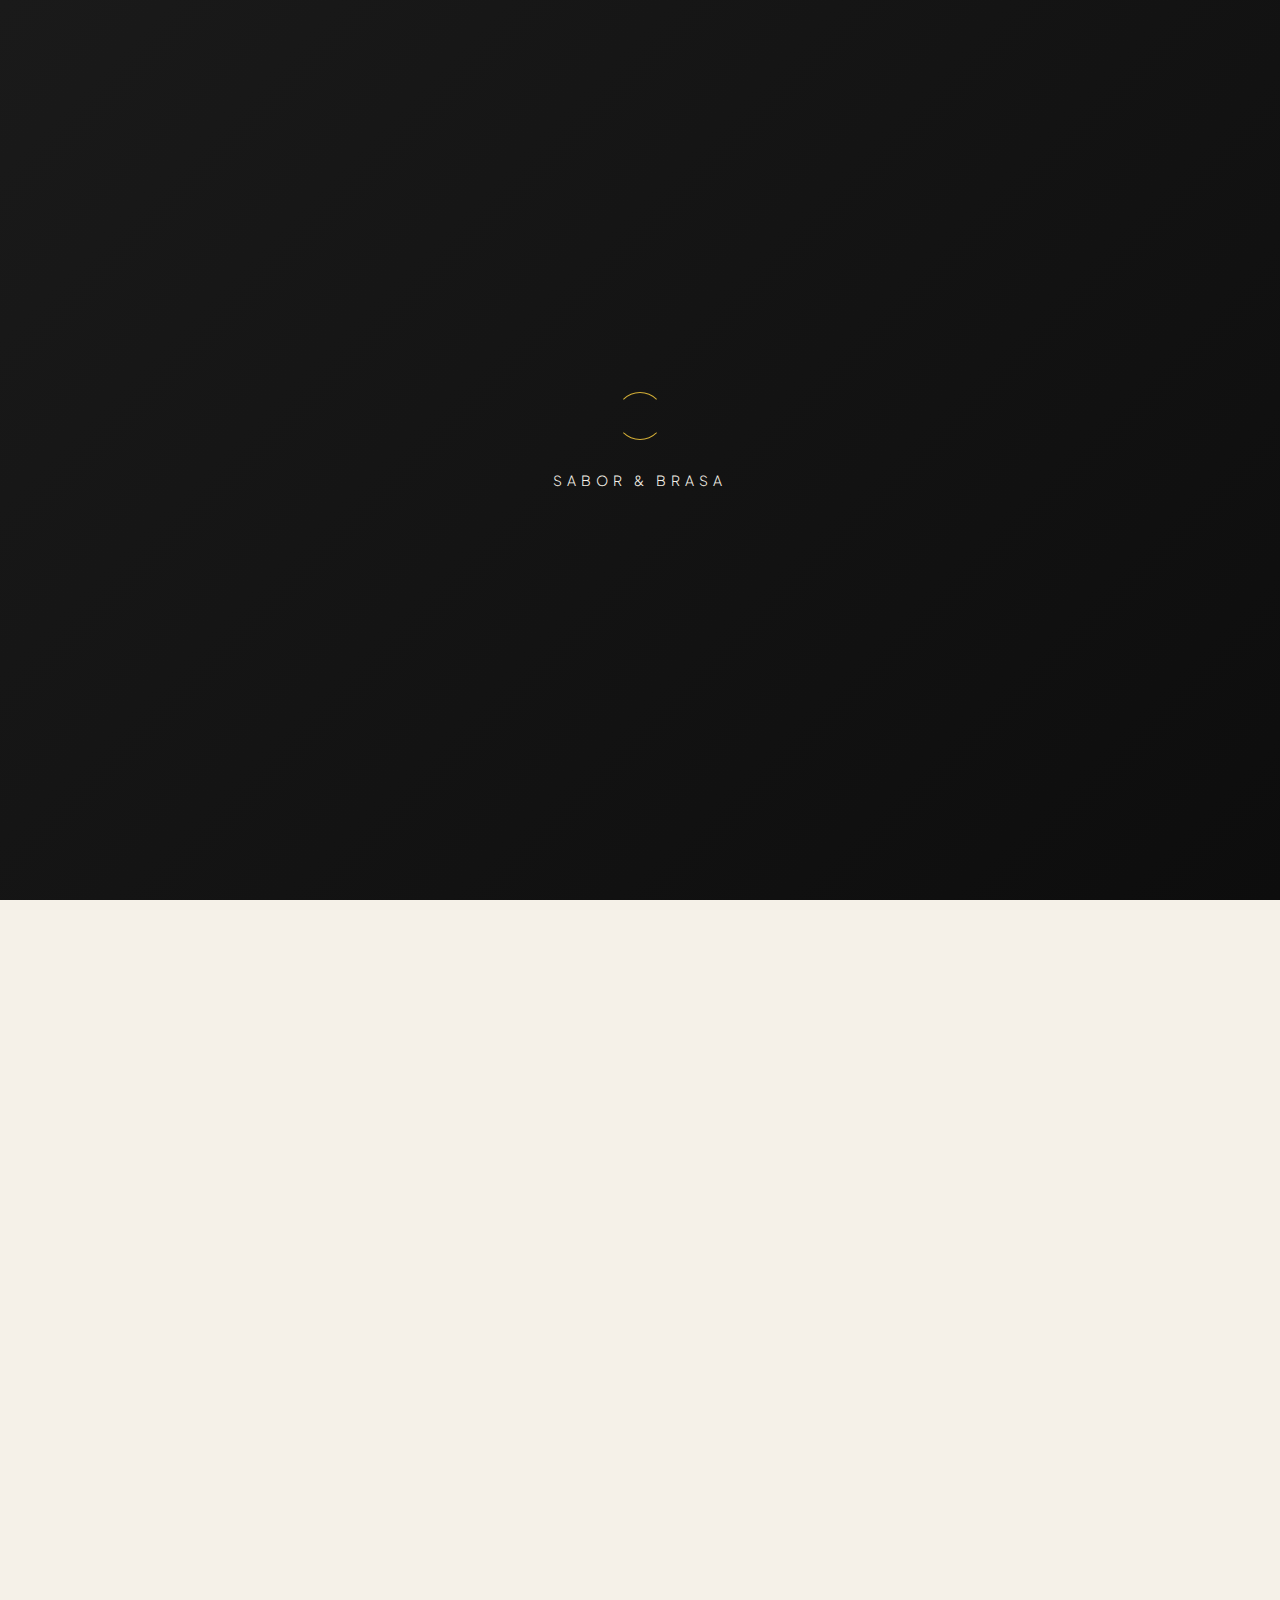
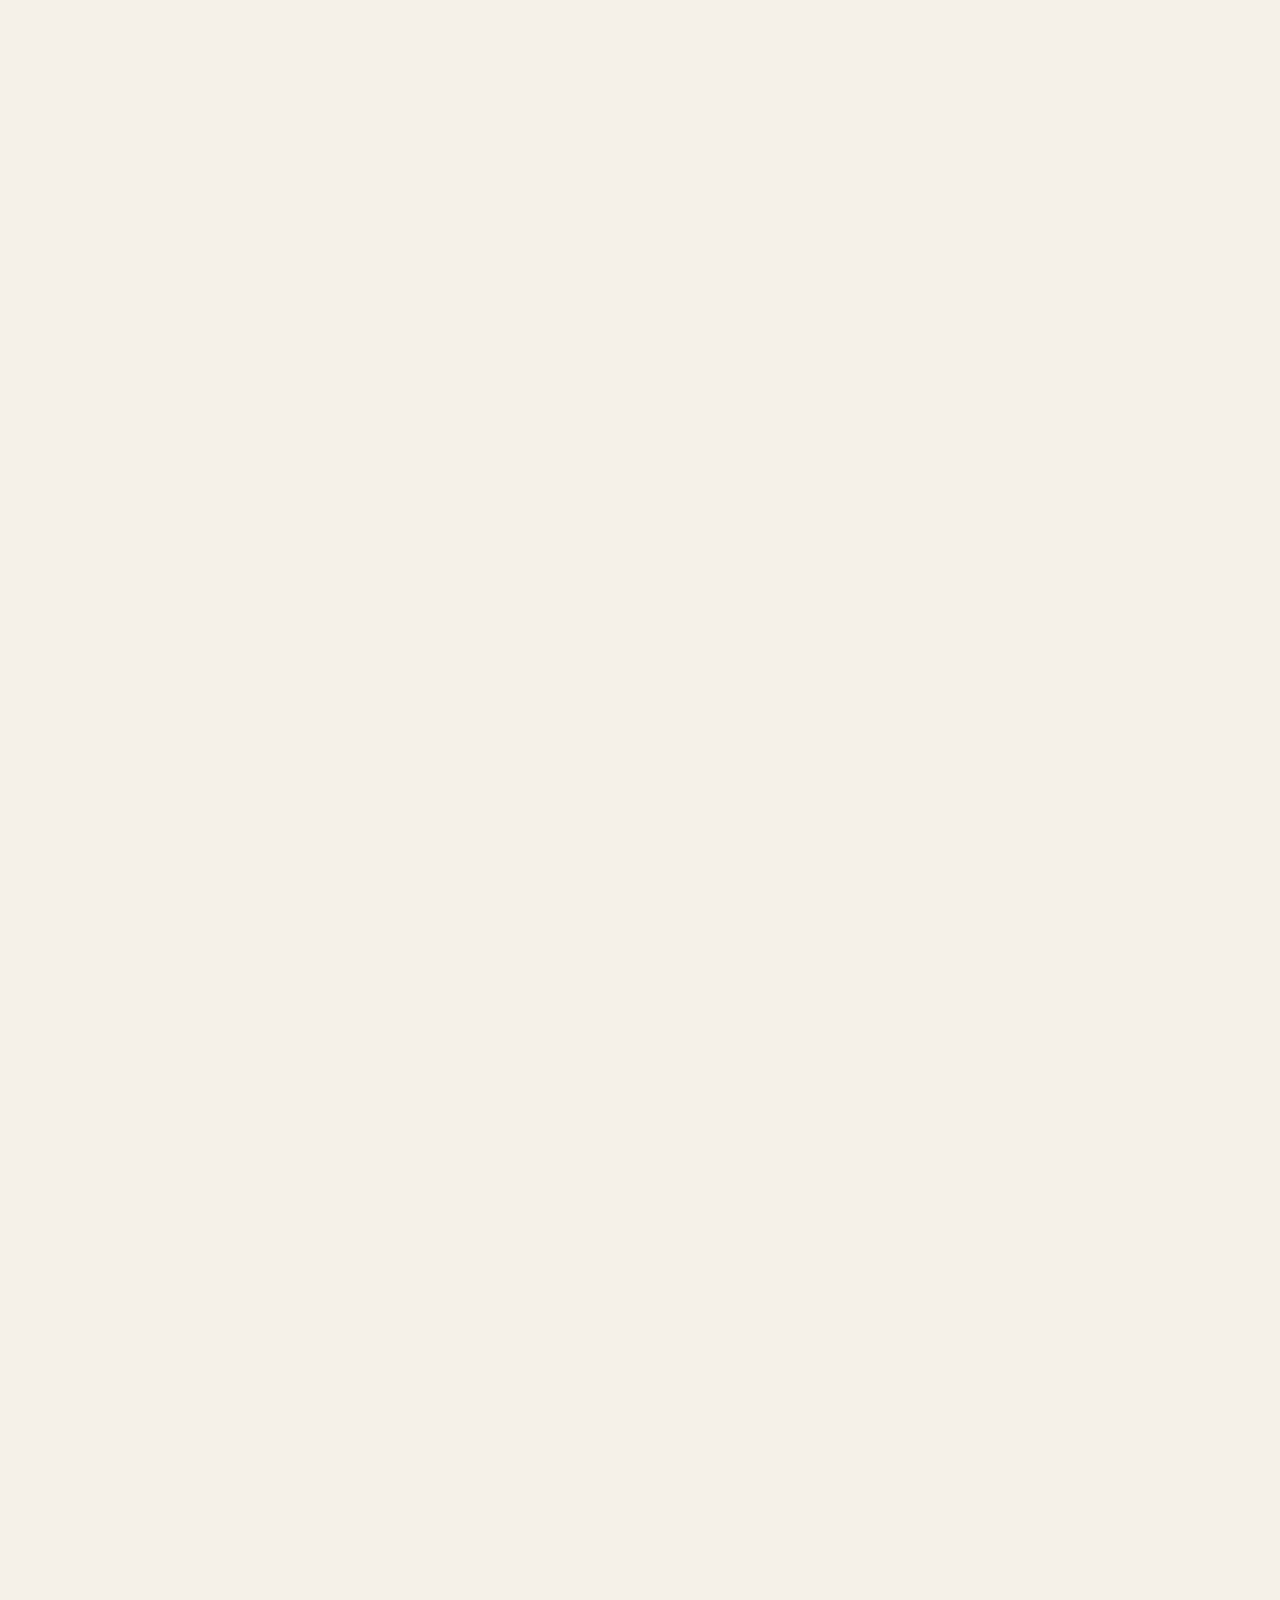
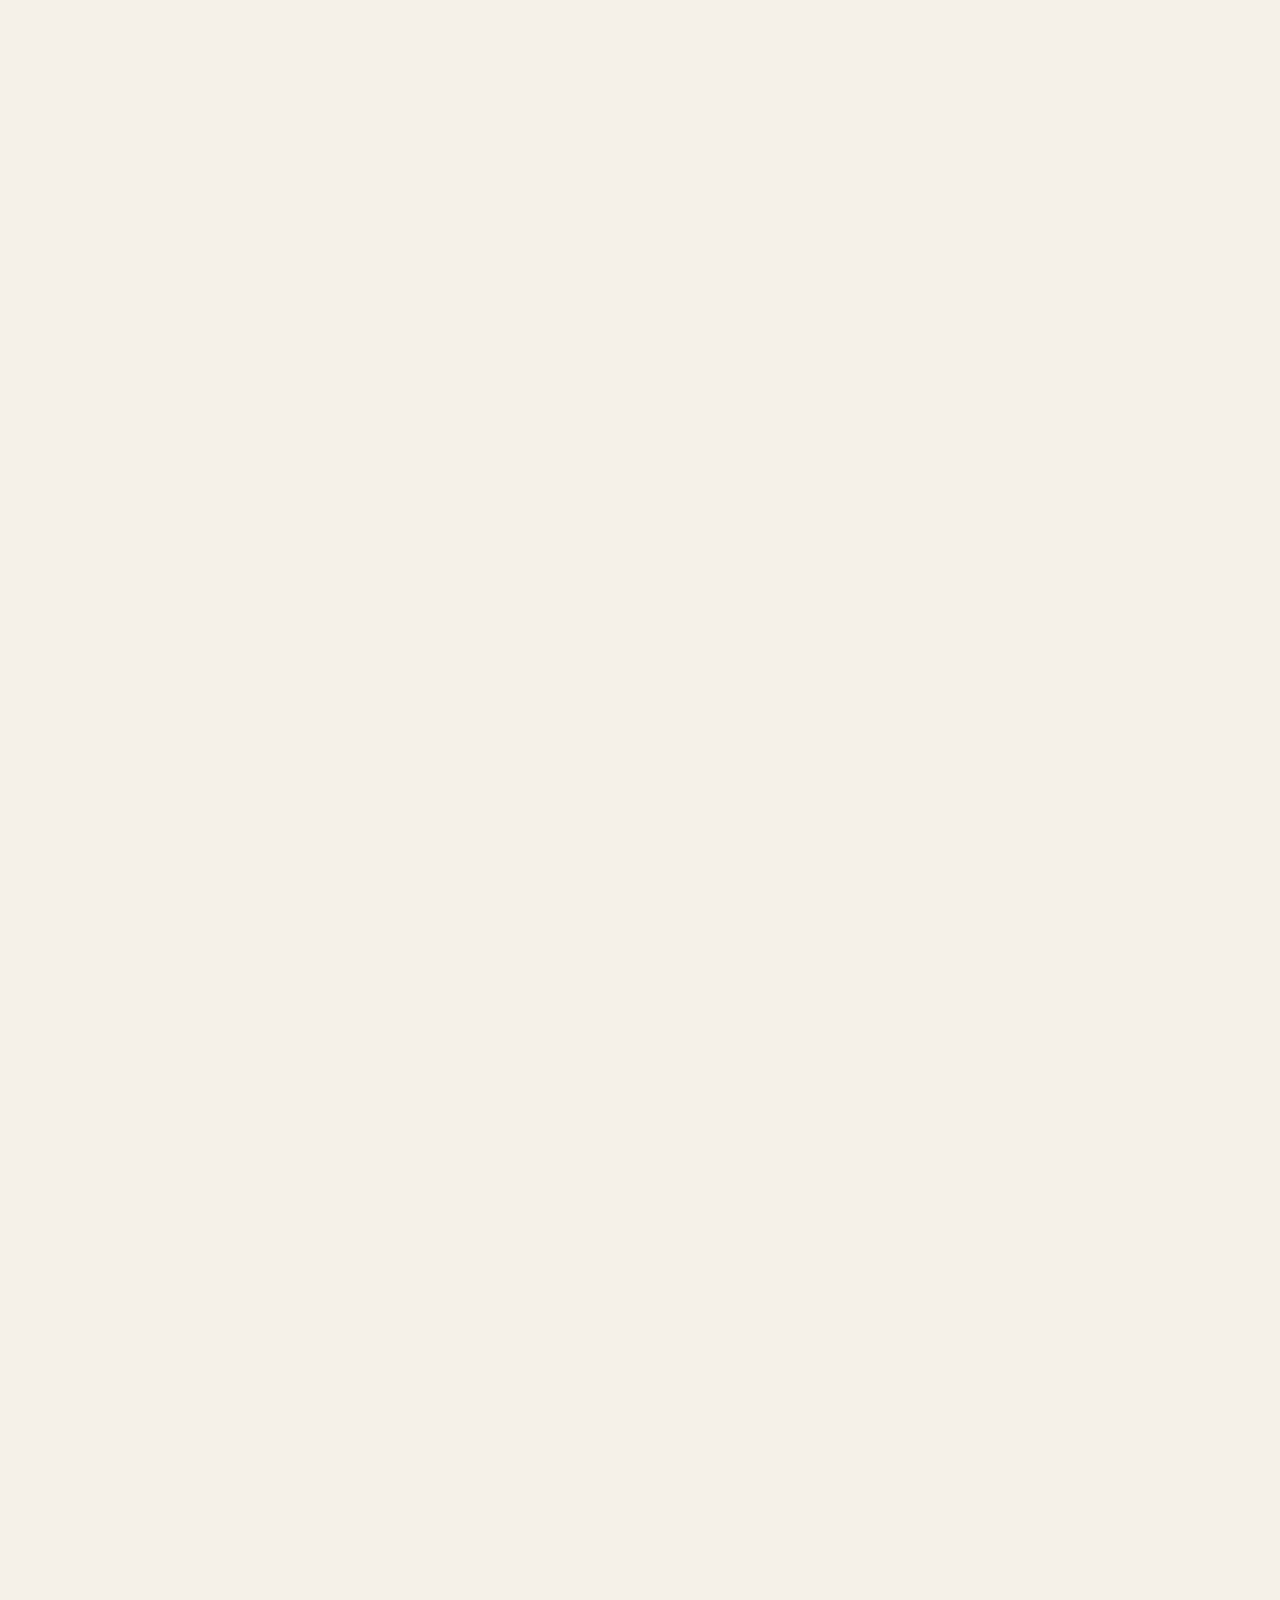
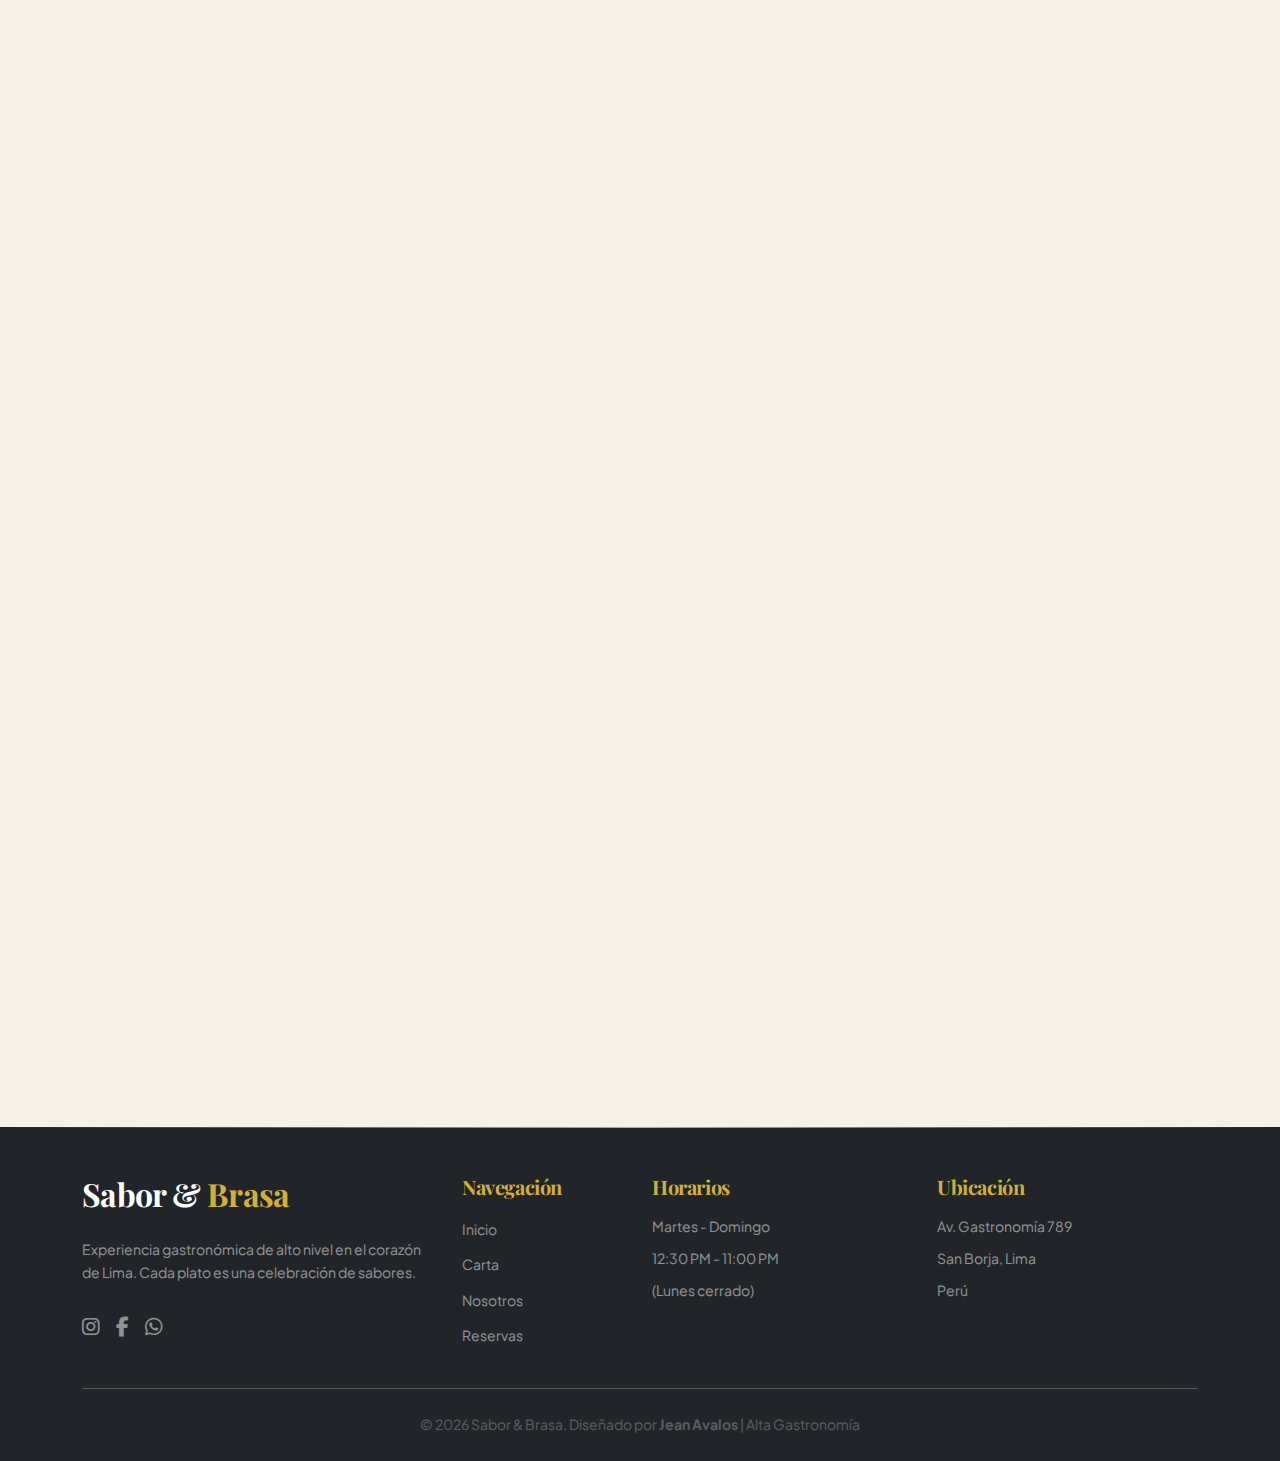
<file: menu.html>
<!DOCTYPE html>
<html lang="es">
<head>
    <meta charset="UTF-8">
    <meta name="viewport" content="width=device-width, initial-scale=1.0">
    <meta name="description" content="Descubra nuestra exclusiva carta gourmet con platos de autor, vinos premium y postres artesanales.">
    <title>Carta Gourmet - Sabor & Brasa</title>
    
    <link rel="icon" type="image/svg+xml" href="data:image/svg+xml,<svg xmlns='http://www.w3.org/2000/svg' viewBox='0 0 100 100'><text y='.9em' font-size='90'>🍷</text></svg>">
    
    <!-- Fonts -->
    <link href="https://fonts.googleapis.com/css2?family=Plus+Jakarta+Sans:wght@300;400;500;600;700&family=Playfair+Display:ital,wght@0,400;0,700;1,400;1,700&display=swap" rel="stylesheet">
    
    <!-- Bootstrap CSS -->
    <link href="https://cdn.jsdelivr.net/npm/bootstrap@5.3.0/dist/css/bootstrap.min.css" rel="stylesheet">
    
    <!-- Font Awesome -->
    <link rel="stylesheet" href="https://cdnjs.cloudflare.com/ajax/libs/font-awesome/6.4.0/css/all.min.css">
    
    <!-- AOS Animation Library -->
    <link href="https://unpkg.com/aos@2.3.1/dist/aos.css" rel="stylesheet">
    
    <!-- Custom CSS -->
    <link rel="stylesheet" href="style.css">
</head>
<body class="bg-crema">

    <!-- ========================================
         PRELOADER
    ======================================== -->
    <div id="preloader">
        <div class="loader-content text-center">
            <div class="spinner-border text-gold" role="status" style="width: 3rem; height: 3rem; border-width: 0.1rem;">
                <span class="visually-hidden">Cargando...</span>
            </div>
            <p class="mt-4 fw-light text-uppercase small loader-text" style="letter-spacing: 5px;">Sabor & Brasa</p>
        </div>
    </div>

    <!-- ========================================
         NAVIGATION
    ======================================== -->
    <nav class="navbar navbar-expand-lg fixed-top nav-glass-dark">
        <div class="container">
            <a class="navbar-brand fw-bold fs-3" href="index.html" style="font-family: 'Playfair Display', serif;">
                S&<span class="text-gold">B</span>
            </a>
            <button class="navbar-toggler border-0 shadow-none" type="button" data-bs-toggle="collapse" data-bs-target="#navbarNav" aria-controls="navbarNav" aria-expanded="false" aria-label="Toggle navigation">
                <span class="navbar-toggler-icon"></span>
            </button>
            <div class="collapse navbar-collapse" id="navbarNav">
                <ul class="navbar-nav ms-auto align-items-center">
                    <li class="nav-item"><a class="nav-link px-3" href="index.html">Inicio</a></li>
                    <li class="nav-item"><a class="nav-link px-3" href="menu.html">Carta</a></li>
                    <li class="nav-item"><a class="nav-link px-3" href="index.html#nosotros">Nosotros</a></li>
                    <li class="nav-item ms-lg-3">
                        <a class="btn btn-gold btn-pill px-4 py-2" href="reservas.html">RESERVAR MESA</a>
                    </li>
                </ul>
            </div>
        </div>
    </nav>

    <!-- ========================================
         MENU HERO
    ======================================== -->
    <header class="menu-hero d-flex align-items-center position-relative">
        <div class="overlay-dark"></div>
        <div class="container text-center position-relative text-white">
            <span class="badge-gourmet mb-3" data-aos="fade-down">Cocina de Autor</span>
            <h1 class="display-2 fw-bold mb-4" data-aos="zoom-in" data-aos-delay="200" style="font-family: 'Playfair Display', serif;">
                Nuestra <span class="text-gold italic">Carta</span>
            </h1>
            <p class="lead mb-0 opacity-75 mx-auto" style="max-width: 600px;" data-aos="fade-up" data-aos-delay="400">
                Una selección cuidadosa de platos creados con ingredientes de temporada y técnicas contemporáneas
            </p>
        </div>
    </header>

    <!-- ========================================
         MENU CONTENT
    ======================================== -->
    <section class="py-5">
        <div class="container py-lg-5">
            <!-- Menu Navigation -->
            <div class="text-center mb-5" data-aos="fade-up">
                <nav class="menu-nav">
                    <a href="#" class="nav-link active" data-category="todos">Todos</a>
                    <a href="#" class="nav-link" data-category="entradas">Entradas</a>
                    <a href="#" class="nav-link" data-category="fondos">Fondos</a>
                    <a href="#" class="nav-link" data-category="postres">Postres</a>
                    <a href="#" class="nav-link" data-category="bebidas">Bebidas</a>
                </nav>
            </div>

            <!-- ENTRADAS -->
            <div class="menu-section" data-category="entradas">
                <div class="mb-5" data-aos="fade-up">
                    <h2 class="display-5 fw-bold mb-2" style="font-family: 'Playfair Display', serif;">
                        <i class="fas fa-leaf text-gold me-3"></i>Entradas
                    </h2>
                    <div class="divider-gold" style="margin: 1rem 0;"></div>
                </div>

                <div class="menu-item" data-aos="fade-up">
                    <div class="menu-item-content">
                        <h4>Tartar de Atún Rojo</h4>
                        <p>Dados de atún fresco con aguacate, sésamo tostado y vinagreta de jengibre. Acompañado de chips de camote.</p>
                        <span class="menu-badge">Recomendado</span>
                    </div>
                    <div class="menu-item-price">S/ 58</div>
                </div>

                <div class="menu-item" data-aos="fade-up" data-aos-delay="100">
                    <div class="menu-item-content">
                        <h4>Carpaccio de Res Angus</h4>
                        <p>Láminas finas de res premium con parmesano, rúcula, alcaparras y reducción de vinagre balsámico.</p>
                    </div>
                    <div class="menu-item-price">S/ 52</div>
                </div>

                <div class="menu-item" data-aos="fade-up" data-aos-delay="200">
                    <div class="menu-item-content">
                        <h4>Pulpo a la Brasa</h4>
                        <p>Tentáculos de pulpo grillado sobre puré de papa amarilla, paprika ahumada y aceite de ajo negro.</p>
                        <span class="menu-badge">Chef's Special</span>
                    </div>
                    <div class="menu-item-price">S/ 68</div>
                </div>

                <div class="menu-item" data-aos="fade-up" data-aos-delay="300">
                    <div class="menu-item-content">
                        <h4>Vieiras Gratinadas</h4>
                        <p>Vieiras frescas al gratín con mantequilla de hierbas, parmesano y un toque de pisco.</p>
                    </div>
                    <div class="menu-item-price">S/ 72</div>
                </div>

                <div class="menu-item" data-aos="fade-up" data-aos-delay="400">
                    <div class="menu-item-content">
                        <h4>Ensalada de Burrata</h4>
                        <p>Burrata cremosa sobre lecho de tomates heirloom, albahaca fresca y reducción de aceto balsámico.</p>
                    </div>
                    <div class="menu-item-price">S/ 48</div>
                </div>
            </div>

            <!-- FONDOS -->
            <div class="menu-section mt-5" data-category="fondos">
                <div class="mb-5" data-aos="fade-up">
                    <h2 class="display-5 fw-bold mb-2" style="font-family: 'Playfair Display', serif;">
                        <i class="fas fa-fire text-gold me-3"></i>Fondos
                    </h2>
                    <div class="divider-gold" style="margin: 1rem 0;"></div>
                </div>

                <div class="menu-item" data-aos="fade-up">
                    <div class="menu-item-content">
                        <h4>Tomahawk Premium (900g)</h4>
                        <p>Madurado 45 días, braseado a la leña con hierbas aromáticas. Acompañado de papas gratinadas y vegetales de temporada.</p>
                        <span class="menu-badge">Especialidad</span>
                        <span class="menu-badge">Para 2 personas</span>
                    </div>
                    <div class="menu-item-price">S/ 185</div>
                </div>

                <div class="menu-item" data-aos="fade-up" data-aos-delay="100">
                    <div class="menu-item-content">
                        <h4>Lomo Saltado Gourmet</h4>
                        <p>Reimaginación del clásico peruano con lomo angus, vegetales salteados, papas criollas y demi-glace de ají panca.</p>
                    </div>
                    <div class="menu-item-price">S/ 78</div>
                </div>

                <div class="menu-item" data-aos="fade-up" data-aos-delay="200">
                    <div class="menu-item-content">
                        <h4>Cordero Confitado</h4>
                        <p>Paletilla de cordero cocción lenta 8 horas, puré de alcachofa trufado y salsa de malbec.</p>
                        <span class="menu-badge">Recomendado</span>
                    </div>
                    <div class="menu-item-price">S/ 92</div>
                </div>

                <div class="menu-item" data-aos="fade-up" data-aos-delay="300">
                    <div class="menu-item-content">
                        <h4>Risotto de Funghi</h4>
                        <p>Arroz carnaroli cremoso con variedad de hongos silvestres, parmesano reggiano y aceite de trufa negra.</p>
                    </div>
                    <div class="menu-item-price">S/ 65</div>
                </div>

                <div class="menu-item" data-aos="fade-up" data-aos-delay="400">
                    <div class="menu-item-content">
                        <h4>Salmón Glaseado</h4>
                        <p>Filete de salmón noruego glaseado con miel y mostaza, sobre quinoa negra y espárragos al ajillo.</p>
                    </div>
                    <div class="menu-item-price">S/ 82</div>
                </div>

                <div class="menu-item" data-aos="fade-up" data-aos-delay="500">
                    <div class="menu-item-content">
                        <h4>Pato Laqueado</h4>
                        <p>Magret de pato laqueado con salsa de frutos rojos, ñoquis de camote y reducción de oporto.</p>
                        <span class="menu-badge">Chef's Special</span>
                    </div>
                    <div class="menu-item-price">S/ 95</div>
                </div>
            </div>

            <!-- POSTRES -->
            <div class="menu-section mt-5" data-category="postres">
                <div class="mb-5" data-aos="fade-up">
                    <h2 class="display-5 fw-bold mb-2" style="font-family: 'Playfair Display', serif;">
                        <i class="fas fa-ice-cream text-gold me-3"></i>Postres
                    </h2>
                    <div class="divider-gold" style="margin: 1rem 0;"></div>
                </div>

                <div class="menu-item" data-aos="fade-up">
                    <div class="menu-item-content">
                        <h4>Esferas de Chocolate</h4>
                        <p>Cacao 70% con corazón de frutos rojos y helado artesanal de vainilla de Madagascar. Servido con coulis de frambuesa.</p>
                        <span class="menu-badge">Bestseller</span>
                    </div>
                    <div class="menu-item-price">S/ 42</div>
                </div>

                <div class="menu-item" data-aos="fade-up" data-aos-delay="100">
                    <div class="menu-item-content">
                        <h4>Tarta de Limón Deconstruida</h4>
                        <p>Cremoso de limón, crumble de mantequilla y merengue italiano flameado. Acompañado de sorbete de albahaca.</p>
                    </div>
                    <div class="menu-item-price">S/ 38</div>
                </div>

                <div class="menu-item" data-aos="fade-up" data-aos-delay="200">
                    <div class="menu-item-content">
                        <h4>Tiramisú de Autor</h4>
                        <p>Versión contemporánea con bizcocho de café, mascarpone montado, amaretto y cacao venezolano.</p>
                    </div>
                    <div class="menu-item-price">S/ 36</div>
                </div>

                <div class="menu-item" data-aos="fade-up" data-aos-delay="300">
                    <div class="menu-item-content">
                        <h4>Cheesecake de Lúcuma</h4>
                        <p>Suave cheesecake de lúcuma peruana sobre base de galleta de quinua, salsa de caramelo y nueces pecanas.</p>
                        <span class="menu-badge">Ingrediente Local</span>
                    </div>
                    <div class="menu-item-price">S/ 40</div>
                </div>

                <div class="menu-item" data-aos="fade-up" data-aos-delay="400">
                    <div class="menu-item-content">
                        <h4>Volcán de Chocolate</h4>
                        <p>Coulant de chocolate belga con corazón fundido, servido con helado de vainilla y frutos del bosque.</p>
                    </div>
                    <div class="menu-item-price">S/ 44</div>
                </div>
            </div>

            <!-- BEBIDAS -->
            <div class="menu-section mt-5" data-category="bebidas">
                <div class="mb-5" data-aos="fade-up">
                    <h2 class="display-5 fw-bold mb-2" style="font-family: 'Playfair Display', serif;">
                        <i class="fas fa-wine-bottle text-gold me-3"></i>Bebidas
                    </h2>
                    <div class="divider-gold" style="margin: 1rem 0;"></div>
                </div>

                <!-- Vinos Tintos -->
                <h5 class="mt-4 mb-3 text-gold fw-bold" data-aos="fade-up">Vinos Tintos</h5>
                
                <div class="menu-item" data-aos="fade-up">
                    <div class="menu-item-content">
                        <h4>Catena Zapata Malbec</h4>
                        <p>Argentina - Mendoza. Cuerpo completo con notas de ciruela y vainilla.</p>
                    </div>
                    <div class="menu-item-price">S/ 180</div>
                </div>

                <div class="menu-item" data-aos="fade-up" data-aos-delay="100">
                    <div class="menu-item-content">
                        <h4>Château Margaux</h4>
                        <p>Francia - Bordeaux. Elegante y refinado con taninos sedosos.</p>
                        <span class="menu-badge">Premium</span>
                    </div>
                    <div class="menu-item-price">S/ 850</div>
                </div>

                <div class="menu-item" data-aos="fade-up" data-aos-delay="200">
                    <div class="menu-item-content">
                        <h4>Tabali Reserva Especial</h4>
                        <p>Chile - Valle del Limarí. Cabernet Sauvignon con carácter único.</p>
                    </div>
                    <div class="menu-item-price">S/ 120</div>
                </div>

                <!-- Vinos Blancos -->
                <h5 class="mt-5 mb-3 text-gold fw-bold" data-aos="fade-up">Vinos Blancos</h5>
                
                <div class="menu-item" data-aos="fade-up">
                    <div class="menu-item-content">
                        <h4>Cloudy Bay Sauvignon Blanc</h4>
                        <p>Nueva Zelanda - Marlborough. Fresco y aromático con notas cítricas.</p>
                    </div>
                    <div class="menu-item-price">S/ 160</div>
                </div>

                <div class="menu-item" data-aos="fade-up" data-aos-delay="100">
                    <div class="menu-item-content">
                        <h4>Chablis Grand Cru</h4>
                        <p>Francia - Borgoña. Chardonnay mineral y elegante.</p>
                        <span class="menu-badge">Recomendado</span>
                    </div>
                    <div class="menu-item-price">S/ 220</div>
                </div>

                <!-- Cocteles -->
                <h5 class="mt-5 mb-3 text-gold fw-bold" data-aos="fade-up">Cocteles de Autor</h5>
                
                <div class="menu-item" data-aos="fade-up">
                    <div class="menu-item-content">
                        <h4>Pisco Sour Premium</h4>
                        <p>Pisco acholado, limón fresco, jarabe natural, clara de huevo y bitters de angostura.</p>
                    </div>
                    <div class="menu-item-price">S/ 32</div>
                </div>

                <div class="menu-item" data-aos="fade-up" data-aos-delay="100">
                    <div class="menu-item-content">
                        <h4>Maracuyá Passion</h4>
                        <p>Vodka premium, licor de maracuyá, zumo de lima y toque de albahaca.</p>
                    </div>
                    <div class="menu-item-price">S/ 35</div>
                </div>

                <div class="menu-item" data-aos="fade-up" data-aos-delay="200">
                    <div class="menu-item-content">
                        <h4>Chilcano de Autor</h4>
                        <p>Pisco quebranta, ginger ale artesanal, limón y hierbas aromáticas.</p>
                    </div>
                    <div class="menu-item-price">S/ 28</div>
                </div>

                <div class="menu-item" data-aos="fade-up" data-aos-delay="300">
                    <div class="menu-item-content">
                        <h4>Old Fashioned Premium</h4>
                        <p>Bourbon añejo, azúcar demerara, bitters de angostura y cáscara de naranja.</p>
                    </div>
                    <div class="menu-item-price">S/ 38</div>
                </div>
            </div>

            <!-- Call to Action -->
            <div class="text-center mt-5 pt-5" data-aos="fade-up">
                <p class="text-muted mb-4 fs-5">¿Listo para vivir una experiencia gastronómica única?</p>
                <a href="reservas.html" class="btn btn-gold btn-pill px-5 py-3">
                    <i class="fas fa-calendar-alt me-2"></i>RESERVAR MESA
                </a>
            </div>
        </div>
    </section>

    <!-- ========================================
         FOOTER
    ======================================== -->
    <footer class="bg-dark text-white pt-5 pb-4">
        <div class="container">
            <div class="row g-4">
                <div class="col-lg-4">
                    <h2 class="mb-4" style="font-family: 'Playfair Display', serif;">
                        Sabor & <span class="text-gold">Brasa</span>
                    </h2>
                    <p class="small opacity-50 mb-4">
                        Experiencia gastronómica de alto nivel en el corazón de Lima. 
                        Cada plato es una celebración de sabores.
                    </p>
                    <div class="d-flex gap-3 fs-5">
                        <a href="#" class="text-white opacity-50 hover-gold" aria-label="Instagram">
                            <i class="fab fa-instagram"></i>
                        </a>
                        <a href="#" class="text-white opacity-50 hover-gold" aria-label="Facebook">
                            <i class="fab fa-facebook-f"></i>
                        </a>
                        <a href="#" class="text-white opacity-50 hover-gold" aria-label="WhatsApp">
                            <i class="fab fa-whatsapp"></i>
                        </a>
                        <a href="#" class="text-white opacity-50 hover-gold" aria-label="TripAdvisor">
                            <i class="fab fa-tripadvisor"></i>
                        </a>
                    </div>
                </div>
                
                <div class="col-lg-2 col-md-4">
                    <h5 class="mb-3 text-gold">Navegación</h5>
                    <ul class="list-unstyled">
                        <li class="mb-2"><a href="index.html" class="text-white opacity-50 hover-gold text-decoration-none small">Inicio</a></li>
                        <li class="mb-2"><a href="menu.html" class="text-white opacity-50 hover-gold text-decoration-none small">Carta</a></li>
                        <li class="mb-2"><a href="index.html#nosotros" class="text-white opacity-50 hover-gold text-decoration-none small">Nosotros</a></li>
                        <li class="mb-2"><a href="reservas.html" class="text-white opacity-50 hover-gold text-decoration-none small">Reservas</a></li>
                    </ul>
                </div>
                
                <div class="col-lg-3 col-md-4">
                    <h5 class="mb-3 text-gold">Horarios</h5>
                    <p class="small opacity-50 mb-2">Martes - Domingo</p>
                    <p class="small opacity-50 mb-2">12:30 PM - 11:00 PM</p>
                    <p class="small opacity-50">(Lunes cerrado)</p>
                </div>
                
                <div class="col-lg-3 col-md-4">
                    <h5 class="mb-3 text-gold">Ubicación</h5>
                    <p class="small opacity-50 mb-2">Av. Gastronomía 789</p>
                    <p class="small opacity-50 mb-2">San Borja, Lima</p>
                    <p class="small opacity-50">Perú</p>
                </div>
            </div>
            
            <hr class="my-4 opacity-25">
            
            <div class="text-center">
                <p class="small opacity-25 mb-0">
                    &copy; 2026 Sabor & Brasa. Diseñado por <strong>Jean Avalos</strong> | Alta Gastronomía
                </p>
            </div>
        </div>
    </footer>

    <!-- Bootstrap JS -->
    <script src="https://cdn.jsdelivr.net/npm/bootstrap@5.3.0/dist/js/bootstrap.bundle.min.js"></script>
    
    <!-- AOS Animation JS -->
    <script src="https://unpkg.com/aos@2.3.1/dist/aos.js"></script>
    
    <!-- Custom JS -->
    <script src="main.js"></script>
</body>

</html>
</file>
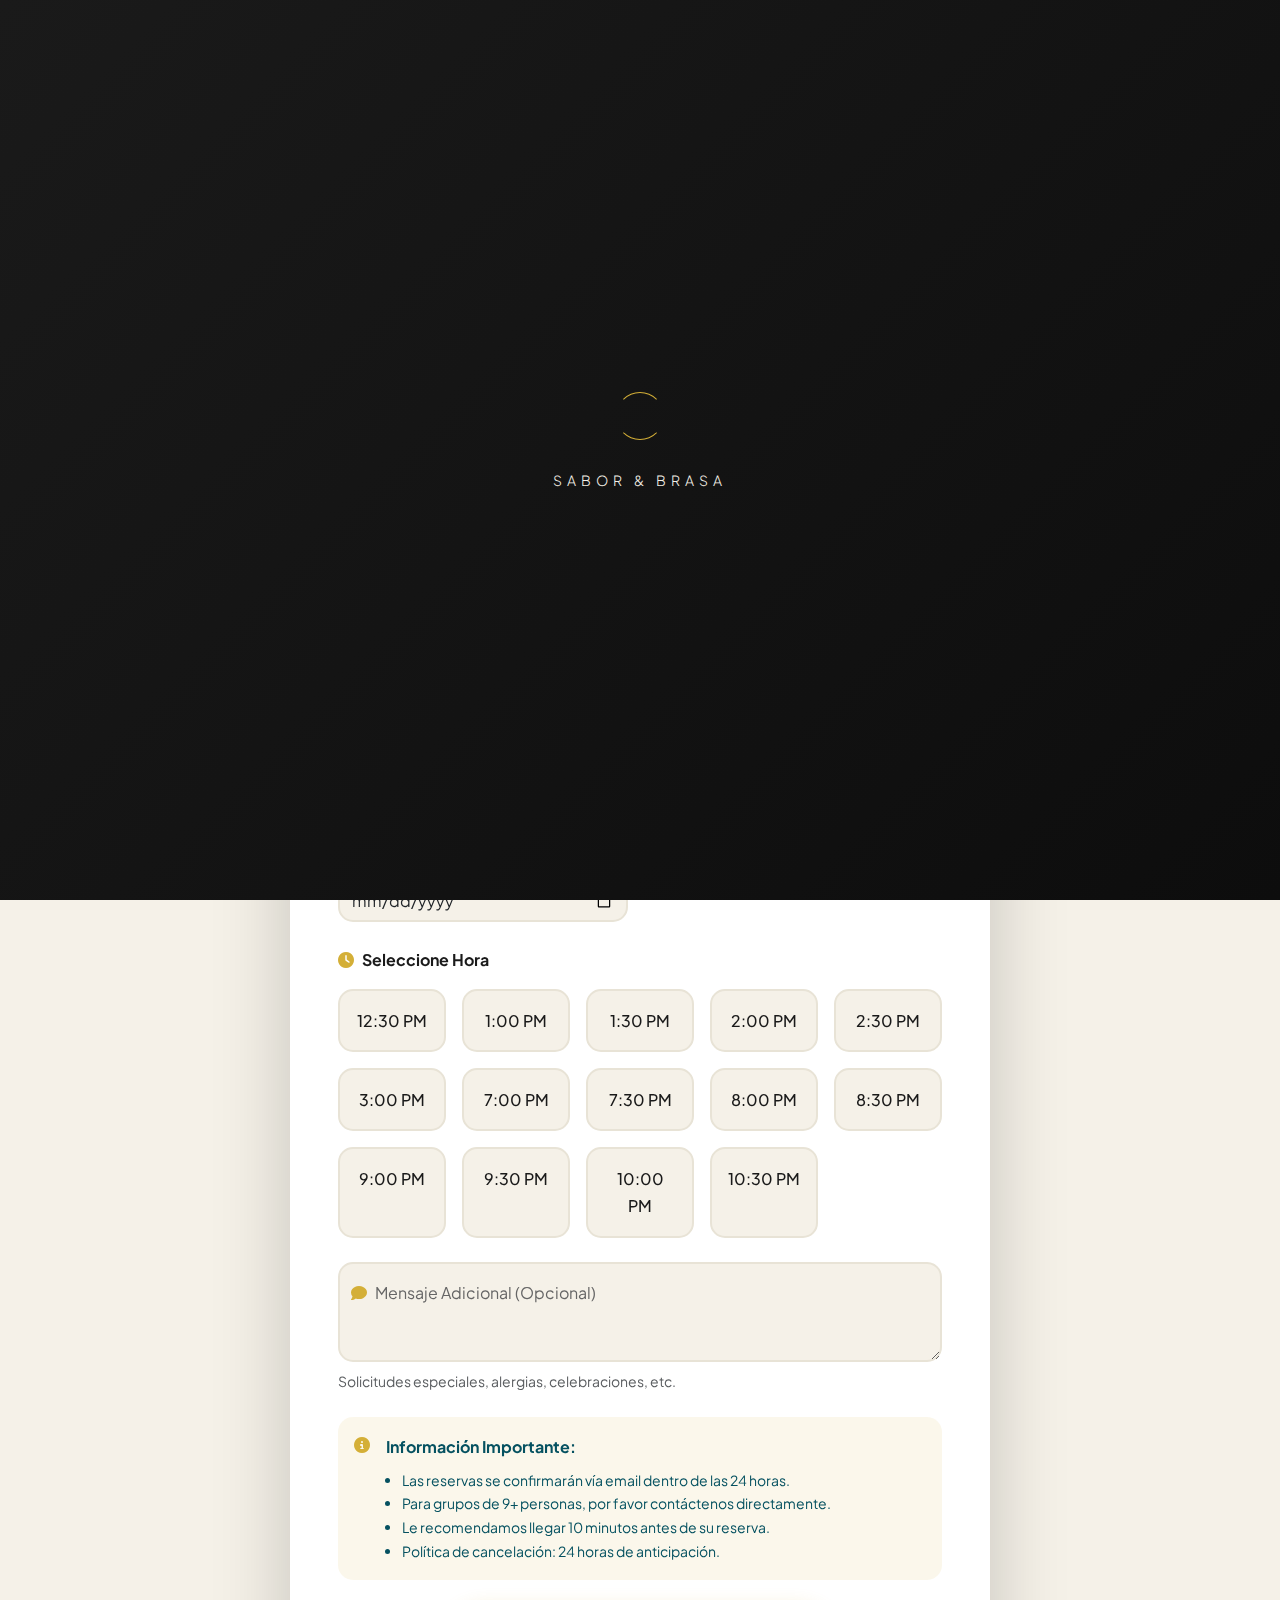
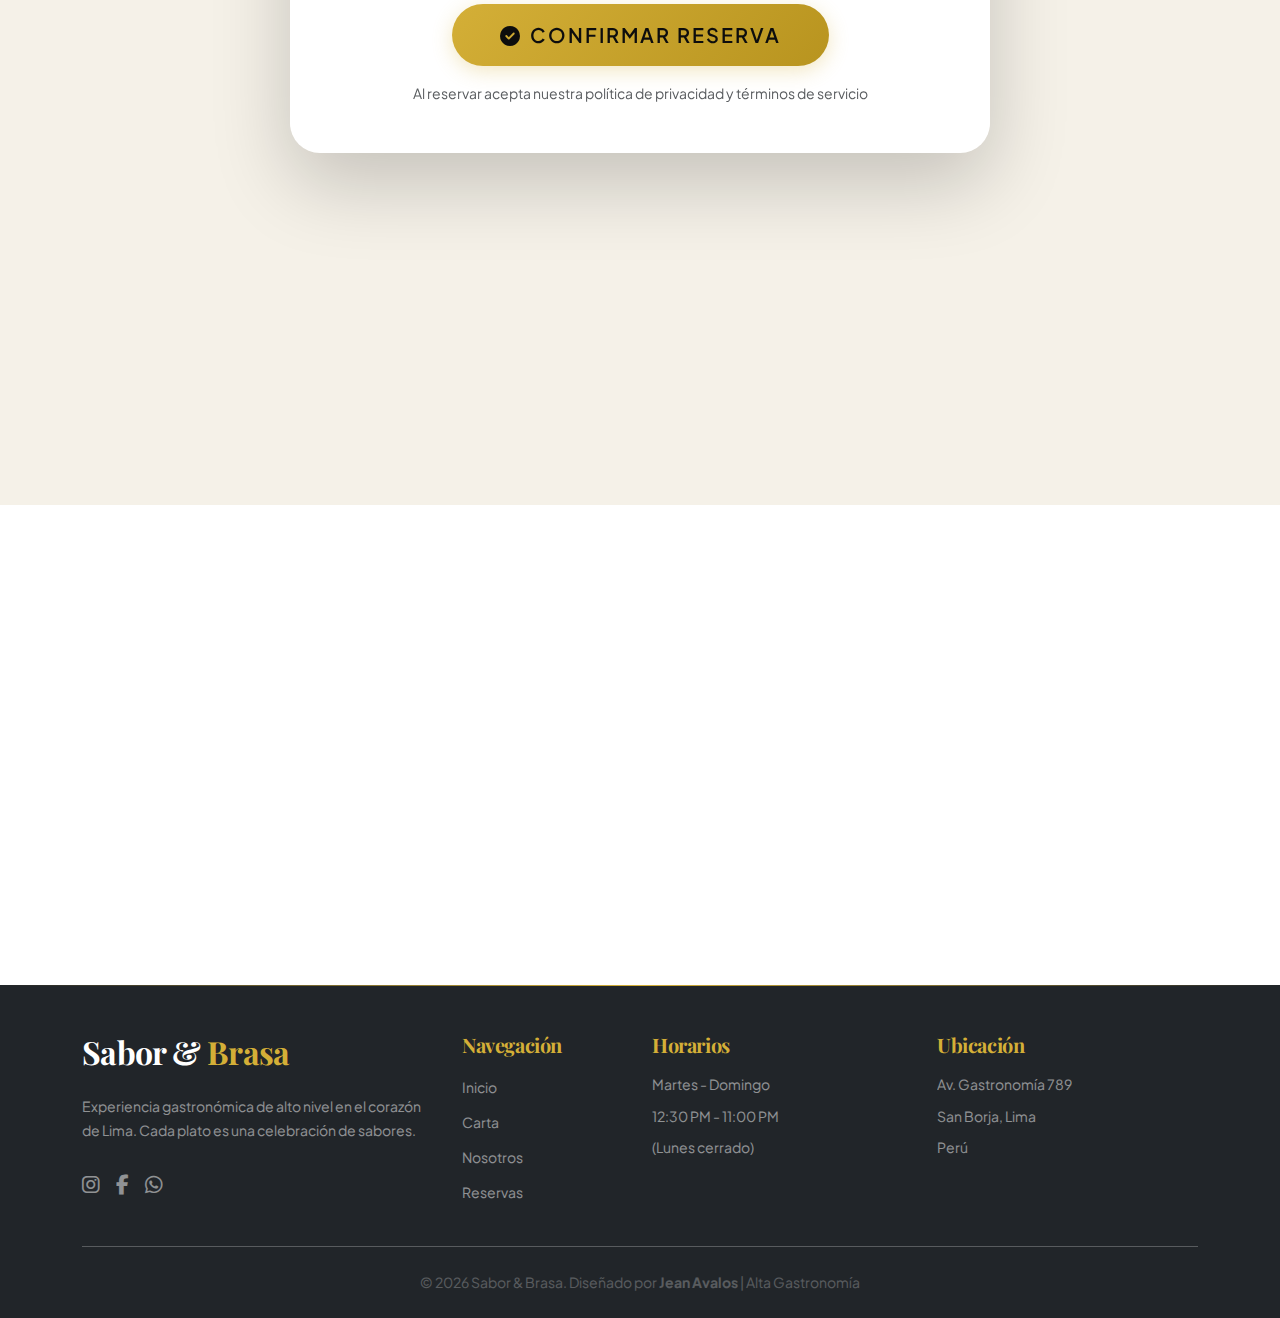
<file: reservas.html>
<!DOCTYPE html>
<html lang="es">
<head>
    <meta charset="UTF-8">
    <meta name="viewport" content="width=device-width, initial-scale=1.0">
    <meta name="description" content="Reserve su mesa en Sabor & Brasa. Experiencia gourmet en Lima con Chef Jean Avalos.">
    <title>Reservar Mesa - Sabor & Brasa</title>
    
    <link rel="icon" type="image/svg+xml" href="data:image/svg+xml,<svg xmlns='http://www.w3.org/2000/svg' viewBox='0 0 100 100'><text y='.9em' font-size='90'>🍷</text></svg>">
    
    <!-- Fonts -->
    <link href="https://fonts.googleapis.com/css2?family=Plus+Jakarta+Sans:wght@300;400;500;600;700&family=Playfair+Display:ital,wght@0,400;0,700;1,400;1,700&display=swap" rel="stylesheet">
    
    <!-- Bootstrap CSS -->
    <link href="https://cdn.jsdelivr.net/npm/bootstrap@5.3.0/dist/css/bootstrap.min.css" rel="stylesheet">
    
    <!-- Font Awesome -->
    <link rel="stylesheet" href="https://cdnjs.cloudflare.com/ajax/libs/font-awesome/6.4.0/css/all.min.css">
    
    <!-- AOS Animation Library -->
    <link href="https://unpkg.com/aos@2.3.1/dist/aos.css" rel="stylesheet">
    
    <!-- Custom CSS -->
    <link rel="stylesheet" href="style.css">
</head>
<body class="bg-crema">

    <!-- ========================================
         PRELOADER
    ======================================== -->
    <div id="preloader">
        <div class="loader-content text-center">
            <div class="spinner-border text-gold" role="status" style="width: 3rem; height: 3rem; border-width: 0.1rem;">
                <span class="visually-hidden">Cargando...</span>
            </div>
            <p class="mt-4 fw-light text-uppercase small loader-text" style="letter-spacing: 5px;">Sabor & Brasa</p>
        </div>
    </div>

    <!-- ========================================
         NAVIGATION
    ======================================== -->
    <nav class="navbar navbar-expand-lg fixed-top nav-glass-dark">
        <div class="container">
            <a class="navbar-brand fw-bold fs-3" href="index.html" style="font-family: 'Playfair Display', serif;">
                S&<span class="text-gold">B</span>
            </a>
            <button class="navbar-toggler border-0 shadow-none" type="button" data-bs-toggle="collapse" data-bs-target="#navbarNav" aria-controls="navbarNav" aria-expanded="false" aria-label="Toggle navigation">
                <span class="navbar-toggler-icon"></span>
            </button>
            <div class="collapse navbar-collapse" id="navbarNav">
                <ul class="navbar-nav ms-auto align-items-center">
                    <li class="nav-item"><a class="nav-link px-3" href="index.html">Inicio</a></li>
                    <li class="nav-item"><a class="nav-link px-3" href="menu.html">Carta</a></li>
                    <li class="nav-item"><a class="nav-link px-3" href="index.html#nosotros">Nosotros</a></li>
                    <li class="nav-item ms-lg-3">
                        <a class="btn btn-gold btn-pill px-4 py-2" href="reservas.html">RESERVAR MESA</a>
                    </li>
                </ul>
            </div>
        </div>
    </nav>

    <!-- ========================================
         RESERVATION HERO
    ======================================== -->
    <header class="reservation-hero d-flex align-items-center position-relative">
        <div class="overlay-dark"></div>
        <div class="container text-center position-relative text-white">
            <span class="badge-gourmet mb-3" data-aos="fade-down">Reservaciones</span>
            <h1 class="display-2 fw-bold mb-4" data-aos="zoom-in" data-aos-delay="200" style="font-family: 'Playfair Display', serif;">
                Reserve su <span class="text-gold italic">Mesa</span>
            </h1>
            <p class="lead mb-0 opacity-75 mx-auto" style="max-width: 600px;" data-aos="fade-up" data-aos-delay="400">
                Una experiencia culinaria inolvidable le espera
            </p>
        </div>
    </header>

    <!-- ========================================
         RESERVATION FORM
    ======================================== -->
    <section class="py-5">
        <div class="container py-lg-5">
            <div class="reservation-card" data-aos="fade-up">
                <div class="text-center mb-4">
                    <h2 class="fw-bold mb-3" style="font-family: 'Playfair Display', serif;">
                        Complete sus Datos
                    </h2>
                    <p class="text-muted">Todos los campos son obligatorios</p>
                </div>

                <form id="reservationForm">
                    <div class="row g-4 mb-4">
                        <!-- Nombre Completo -->
                        <div class="col-md-6">
                            <div class="form-floating">
                                <input type="text" class="form-control" id="nombre" name="nombre" placeholder="Nombre completo" required>
                                <label for="nombre"><i class="fas fa-user me-2 text-gold"></i>Nombre Completo</label>
                            </div>
                        </div>

                        <!-- Email -->
                        <div class="col-md-6">
                            <div class="form-floating">
                                <input type="email" class="form-control" id="email" name="email" placeholder="Email" required>
                                <label for="email"><i class="fas fa-envelope me-2 text-gold"></i>Email</label>
                            </div>
                        </div>

                        <!-- Teléfono -->
                        <div class="col-md-6">
                            <div class="form-floating">
                                <input type="tel" class="form-control" id="telefono" name="telefono" placeholder="Teléfono" required>
                                <label for="telefono"><i class="fas fa-phone me-2 text-gold"></i>Teléfono</label>
                            </div>
                        </div>

                        <!-- Número de Personas -->
                        <div class="col-md-6">
                            <div class="form-floating">
                                <select class="form-select" id="personas" name="personas" required>
                                    <option value="" selected disabled>Seleccione...</option>
                                    <option value="1">1 Persona</option>
                                    <option value="2">2 Personas</option>
                                    <option value="3">3 Personas</option>
                                    <option value="4">4 Personas</option>
                                    <option value="5">5 Personas</option>
                                    <option value="6">6 Personas</option>
                                    <option value="7">7 Personas</option>
                                    <option value="8">8 Personas</option>
                                    <option value="9+">9+ Personas (Grupo)</option>
                                </select>
                                <label for="personas"><i class="fas fa-users me-2 text-gold"></i>Número de Personas</label>
                            </div>
                        </div>

                        <!-- Fecha -->
                        <div class="col-md-6">
                            <div class="form-floating">
                                <input type="date" class="form-control" id="fecha" name="fecha" required>
                                <label for="fecha"><i class="fas fa-calendar me-2 text-gold"></i>Fecha de Reserva</label>
                            </div>
                        </div>
                    </div>

                    <!-- Selector de Hora -->
                    <div class="mb-4">
                        <label class="form-label fw-bold mb-3">
                            <i class="fas fa-clock me-2 text-gold"></i>Seleccione Hora
                        </label>
                        <input type="hidden" id="hora" name="hora" required>
                        <div class="time-selector">
                            <div class="time-btn">12:30 PM</div>
                            <div class="time-btn">1:00 PM</div>
                            <div class="time-btn">1:30 PM</div>
                            <div class="time-btn">2:00 PM</div>
                            <div class="time-btn">2:30 PM</div>
                            <div class="time-btn">3:00 PM</div>
                            <div class="time-btn">7:00 PM</div>
                            <div class="time-btn">7:30 PM</div>
                            <div class="time-btn">8:00 PM</div>
                            <div class="time-btn">8:30 PM</div>
                            <div class="time-btn">9:00 PM</div>
                            <div class="time-btn">9:30 PM</div>
                            <div class="time-btn">10:00 PM</div>
                            <div class="time-btn">10:30 PM</div>
                        </div>
                    </div>

                    <!-- Mensaje Adicional -->
                    <div class="mb-4">
                        <div class="form-floating">
                            <textarea class="form-control" id="mensaje" name="mensaje" placeholder="Mensaje" style="height: 100px"></textarea>
                            <label for="mensaje"><i class="fas fa-comment me-2 text-gold"></i>Mensaje Adicional (Opcional)</label>
                        </div>
                        <small class="text-muted mt-2 d-block">
                            Solicitudes especiales, alergias, celebraciones, etc.
                        </small>
                    </div>

                    <!-- Info Box -->
                    <div class="alert alert-info border-0 mb-4" style="background: rgba(212, 175, 55, 0.1); border-radius: 15px;">
                        <div class="d-flex align-items-start">
                            <i class="fas fa-info-circle text-gold me-3 mt-1"></i>
                            <div>
                                <p class="mb-2 fw-bold">Información Importante:</p>
                                <ul class="small mb-0 ps-3">
                                    <li>Las reservas se confirmarán vía email dentro de las 24 horas.</li>
                                    <li>Para grupos de 9+ personas, por favor contáctenos directamente.</li>
                                    <li>Le recomendamos llegar 10 minutos antes de su reserva.</li>
                                    <li>Política de cancelación: 24 horas de anticipación.</li>
                                </ul>
                            </div>
                        </div>
                    </div>

                    <!-- Submit Button -->
                    <div class="text-center">
                        <button type="submit" class="btn btn-gold btn-pill px-5 py-3 fs-5">
                            <i class="fas fa-check-circle me-2"></i>CONFIRMAR RESERVA
                        </button>
                        <p class="text-muted small mt-3 mb-0">
                            Al reservar acepta nuestra política de privacidad y términos de servicio
                        </p>
                    </div>
                </form>
            </div>

            <!-- Additional Info -->
            <div class="row g-4 mt-5">
                <div class="col-md-4" data-aos="fade-up">
                    <div class="text-center p-4 bg-white rounded-4 shadow-sm">
                        <i class="fas fa-concierge-bell text-gold fs-1 mb-3"></i>
                        <h5 class="fw-bold mb-2">Atención Personalizada</h5>
                        <p class="text-muted small mb-0">Nuestro equipo se asegurará de que tenga la mejor experiencia</p>
                    </div>
                </div>
                
                <div class="col-md-4" data-aos="fade-up" data-aos-delay="100">
                    <div class="text-center p-4 bg-white rounded-4 shadow-sm">
                        <i class="fas fa-wine-glass text-gold fs-1 mb-3"></i>
                        <h5 class="fw-bold mb-2">Maridaje Disponible</h5>
                        <p class="text-muted small mb-0">Consulte por nuestro menú de maridaje con vinos premium</p>
                    </div>
                </div>
                
                <div class="col-md-4" data-aos="fade-up" data-aos-delay="200">
                    <div class="text-center p-4 bg-white rounded-4 shadow-sm">
                        <i class="fas fa-birthday-cake text-gold fs-1 mb-3"></i>
                        <h5 class="fw-bold mb-2">Celebraciones Especiales</h5>
                        <p class="text-muted small mb-0">¿Celebrando algo especial? Háganoslo saber en el mensaje</p>
                    </div>
                </div>
            </div>
        </div>
    </section>

    <!-- ========================================
         CONTACT SECTION
    ======================================== -->
    <section class="py-5 bg-white">
        <div class="container py-lg-5">
            <div class="text-center mb-5" data-aos="fade-up">
                <h2 class="display-5 fw-bold" style="font-family: 'Playfair Display', serif;">
                    ¿Preguntas? <span class="text-gold">Contáctenos</span>
                </h2>
                <div class="divider-gold mx-auto"></div>
            </div>
            
            <div class="row g-4 justify-content-center">
                <div class="col-lg-3 col-md-6" data-aos="fade-up">
                    <div class="text-center p-4">
                        <i class="fas fa-phone-alt text-gold fs-2 mb-3"></i>
                        <h5 class="fw-bold mb-2">Teléfono</h5>
                        <a href="tel:+5112345678" class="text-decoration-none text-muted">
                            +51 1 234 5678
                        </a>
                    </div>
                </div>
                
                <div class="col-lg-3 col-md-6" data-aos="fade-up" data-aos-delay="100">
                    <div class="text-center p-4">
                        <i class="fab fa-whatsapp text-gold fs-2 mb-3"></i>
                        <h5 class="fw-bold mb-2">WhatsApp</h5>
                        <a href="https://wa.me/51123456789" class="text-decoration-none text-muted" target="_blank">
                            +51 123 456 789
                        </a>
                    </div>
                </div>
                
                <div class="col-lg-3 col-md-6" data-aos="fade-up" data-aos-delay="200">
                    <div class="text-center p-4">
                        <i class="fas fa-envelope text-gold fs-2 mb-3"></i>
                        <h5 class="fw-bold mb-2">Email</h5>
                        <a href="mailto:reservas@saborbrasa.pe" class="text-decoration-none text-muted">
                            reservas@saborbrasa.pe
                        </a>
                    </div>
                </div>
                
                <div class="col-lg-3 col-md-6" data-aos="fade-up" data-aos-delay="300">
                    <div class="text-center p-4">
                        <i class="fab fa-instagram text-gold fs-2 mb-3"></i>
                        <h5 class="fw-bold mb-2">Instagram</h5>
                        <a href="#" class="text-decoration-none text-muted">
                            @saborbrasa
                        </a>
                    </div>
                </div>
            </div>
        </div>
    </section>

    <!-- ========================================
         FOOTER
    ======================================== -->
    <footer class="bg-dark text-white pt-5 pb-4">
        <div class="container">
            <div class="row g-4">
                <div class="col-lg-4">
                    <h2 class="mb-4" style="font-family: 'Playfair Display', serif;">
                        Sabor & <span class="text-gold">Brasa</span>
                    </h2>
                    <p class="small opacity-50 mb-4">
                        Experiencia gastronómica de alto nivel en el corazón de Lima. 
                        Cada plato es una celebración de sabores.
                    </p>
                    <div class="d-flex gap-3 fs-5">
                        <a href="#" class="text-white opacity-50 hover-gold" aria-label="Instagram">
                            <i class="fab fa-instagram"></i>
                        </a>
                        <a href="#" class="text-white opacity-50 hover-gold" aria-label="Facebook">
                            <i class="fab fa-facebook-f"></i>
                        </a>
                        <a href="#" class="text-white opacity-50 hover-gold" aria-label="WhatsApp">
                            <i class="fab fa-whatsapp"></i>
                        </a>
                        <a href="#" class="text-white opacity-50 hover-gold" aria-label="TripAdvisor">
                            <i class="fab fa-tripadvisor"></i>
                        </a>
                    </div>
                </div>
                
                <div class="col-lg-2 col-md-4">
                    <h5 class="mb-3 text-gold">Navegación</h5>
                    <ul class="list-unstyled">
                        <li class="mb-2"><a href="index.html" class="text-white opacity-50 hover-gold text-decoration-none small">Inicio</a></li>
                        <li class="mb-2"><a href="menu.html" class="text-white opacity-50 hover-gold text-decoration-none small">Carta</a></li>
                        <li class="mb-2"><a href="index.html#nosotros" class="text-white opacity-50 hover-gold text-decoration-none small">Nosotros</a></li>
                        <li class="mb-2"><a href="reservas.html" class="text-white opacity-50 hover-gold text-decoration-none small">Reservas</a></li>
                    </ul>
                </div>
                
                <div class="col-lg-3 col-md-4">
                    <h5 class="mb-3 text-gold">Horarios</h5>
                    <p class="small opacity-50 mb-2">Martes - Domingo</p>
                    <p class="small opacity-50 mb-2">12:30 PM - 11:00 PM</p>
                    <p class="small opacity-50">(Lunes cerrado)</p>
                </div>
                
                <div class="col-lg-3 col-md-4">
                    <h5 class="mb-3 text-gold">Ubicación</h5>
                    <p class="small opacity-50 mb-2">Av. Gastronomía 789</p>
                    <p class="small opacity-50 mb-2">San Borja, Lima</p>
                    <p class="small opacity-50">Perú</p>
                </div>
            </div>
            
            <hr class="my-4 opacity-25">
            
            <div class="text-center">
                <p class="small opacity-25 mb-0">
                    &copy; 2026 Sabor & Brasa. Diseñado por <strong>Jean Avalos</strong> | Alta Gastronomía
                </p>
            </div>
        </div>
    </footer>

    <!-- Bootstrap JS -->
    <script src="https://cdn.jsdelivr.net/npm/bootstrap@5.3.0/dist/js/bootstrap.bundle.min.js"></script>
    
    <!-- AOS Animation JS -->
    <script src="https://unpkg.com/aos@2.3.1/dist/aos.js"></script>
    
    <!-- Custom JS -->
    <script src="main.js"></script>
</body>

</html>
</file>
<file: style.css>
/* ========================================
   SABOR & BRASA - SOPHISTICATED RESTAURANT
   Design System & Styles
======================================== */

:root {
    /* Color Palette - Elegant & Luxurious */
    --gold: #D4AF37;
    --gold-light: #E8C76F;
    --gold-dark: #B8941F;
    --bronze: #8B6F47;
    --black: #0D0D0D;
    --charcoal: #1A1A1A;
    --gray-dark: #2D2D2D;
    --gray: #666666;
    --cream: #F5F1E8;
    --cream-dark: #E8E3D6;
    --white: #FFFFFF;
    
    /* Spacing */
    --spacing-xs: 0.5rem;
    --spacing-sm: 1rem;
    --spacing-md: 2rem;
    --spacing-lg: 4rem;
    --spacing-xl: 6rem;
    
    /* Typography */
    --font-display: 'Playfair Display', serif;
    --font-body: 'Plus Jakarta Sans', sans-serif;
    
    /* Effects */
    --transition-smooth: all 0.4s cubic-bezier(0.4, 0, 0.2, 1);
    --transition-bounce: all 0.6s cubic-bezier(0.34, 1.56, 0.64, 1);
    --shadow-soft: 0 10px 40px rgba(0, 0, 0, 0.08);
    --shadow-medium: 0 20px 60px rgba(0, 0, 0, 0.12);
    --shadow-strong: 0 30px 80px rgba(0, 0, 0, 0.2);
}

/* ========================================
   RESET & BASE STYLES
======================================== */

* {
    margin: 0;
    padding: 0;
    box-sizing: border-box;
}

html {
    scroll-behavior: smooth;
    overflow-x: hidden;
}

body {
    font-family: var(--font-body);
    color: var(--charcoal);
    line-height: 1.7;
    overflow-x: hidden;
    background-color: var(--cream);
}

::selection {
    background-color: var(--gold);
    color: var(--white);
}

/* ========================================
   TYPOGRAPHY
======================================== */

h1, h2, h3, h4, h5, h6 {
    font-family: var(--font-display);
    font-weight: 700;
    line-height: 1.2;
    letter-spacing: -0.02em;
}

.italic {
    font-style: italic;
}

.text-gold {
    color: var(--gold) !important;
}

.bg-crema {
    background-color: var(--cream);
}

/* ========================================
   PRELOADER
======================================== */

#preloader {
    position: fixed;
    top: 0;
    left: 0;
    width: 100%;
    height: 100%;
    background: linear-gradient(135deg, var(--charcoal) 0%, var(--black) 100%);
    display: flex;
    align-items: center;
    justify-content: center;
    z-index: 9999;
    transition: opacity 0.5s ease, visibility 0.5s ease;
}

#preloader.fade-out {
    opacity: 0;
    visibility: hidden;
}

.loader-content {
    animation: fadeInUp 0.8s ease;
}

.loader-text {
    color: var(--cream);
    font-weight: 300;
    animation: pulse 2s infinite;
}

.spinner-border {
    border-color: var(--gold) transparent var(--gold) transparent !important;
}

/* ========================================
   NAVIGATION
======================================== */

.navbar {
    padding: 1.5rem 0;
    transition: var(--transition-smooth);
    background: transparent;
}

.navbar.scrolled {
    padding: 0.8rem 0;
    background: rgba(13, 13, 13, 0.95) !important;
    backdrop-filter: blur(20px);
    box-shadow: 0 5px 30px rgba(0, 0, 0, 0.3);
}

.nav-glass-dark {
    background: rgba(13, 13, 13, 0.7);
    backdrop-filter: blur(15px);
    border-bottom: 1px solid rgba(212, 175, 55, 0.1);
}

.navbar-brand {
    color: var(--cream) !important;
    font-size: 2rem !important;
    transition: var(--transition-smooth);
    letter-spacing: 0.05em;
}

.navbar-brand:hover {
    transform: translateY(-2px);
    color: var(--gold) !important;
}

.nav-link {
    color: var(--cream) !important;
    font-weight: 400;
    font-size: 0.95rem;
    letter-spacing: 0.05em;
    text-transform: uppercase;
    position: relative;
    transition: var(--transition-smooth);
}

.nav-link::after {
    content: '';
    position: absolute;
    bottom: -5px;
    left: 50%;
    transform: translateX(-50%) scaleX(0);
    width: 80%;
    height: 2px;
    background: var(--gold);
    transition: transform 0.3s ease;
}

.nav-link:hover {
    color: var(--gold) !important;
}

.nav-link:hover::after {
    transform: translateX(-50%) scaleX(1);
}

.navbar-toggler {
    border: none !important;
}

.navbar-toggler-icon {
    background-image: url("data:image/svg+xml,%3csvg xmlns='http://www.w3.org/2000/svg' viewBox='0 0 30 30'%3e%3cpath stroke='rgba(245, 241, 232, 1)' stroke-linecap='round' stroke-miterlimit='10' stroke-width='2' d='M4 7h22M4 15h22M4 23h22'/%3e%3c/svg%3e");
}

/* ========================================
   BUTTONS
======================================== */

.btn-gold {
    background: linear-gradient(135deg, var(--gold) 0%, var(--gold-dark) 100%);
    border: none;
    color: var(--black);
    font-weight: 600;
    font-size: 0.9rem;
    letter-spacing: 0.1em;
    text-transform: uppercase;
    transition: var(--transition-smooth);
    box-shadow: 0 5px 20px rgba(212, 175, 55, 0.3);
}

.btn-gold:hover {
    transform: translateY(-3px);
    box-shadow: 0 10px 30px rgba(212, 175, 55, 0.5);
    background: linear-gradient(135deg, var(--gold-light) 0%, var(--gold) 100%);
    color: var(--black);
}

.btn-outline-light {
    border: 2px solid var(--cream);
    color: var(--cream);
    font-weight: 600;
    font-size: 0.9rem;
    letter-spacing: 0.1em;
    text-transform: uppercase;
    transition: var(--transition-smooth);
}

.btn-outline-light:hover {
    background: var(--cream);
    color: var(--black);
    transform: translateY(-3px);
    box-shadow: 0 10px 30px rgba(245, 241, 232, 0.3);
}

.btn-pill {
    border-radius: 50px;
}

/* ========================================
   HERO SECTION
======================================== */

.hero-restaurant {
    min-height: 100vh;
    background: linear-gradient(rgba(0, 0, 0, 0.4), rgba(0, 0, 0, 0.6)),
                url('https://images.unsplash.com/photo-1414235077428-338989a2e8c0?w=1920') center/cover no-repeat;
    position: relative;
    padding-top: 80px;
}

.overlay-dark {
    position: absolute;
    top: 0;
    left: 0;
    width: 100%;
    height: 100%;
    background: radial-gradient(circle at 50% 50%, rgba(13, 13, 13, 0.3), rgba(13, 13, 13, 0.8));
    pointer-events: none;
}

.badge-gourmet {
    display: inline-block;
    padding: 0.5rem 1.5rem;
    background: rgba(212, 175, 55, 0.2);
    border: 1px solid var(--gold);
    border-radius: 50px;
    color: var(--gold);
    font-size: 0.85rem;
    letter-spacing: 0.15em;
    text-transform: uppercase;
    font-weight: 600;
    backdrop-filter: blur(10px);
}

.hero-restaurant h1 {
    font-size: clamp(2.5rem, 8vw, 5rem);
    text-shadow: 0 10px 40px rgba(0, 0, 0, 0.5);
    margin-bottom: 2rem;
}

.hero-restaurant .lead {
    font-size: clamp(1rem, 2vw, 1.25rem);
    font-weight: 300;
}

/* ========================================
   DIVIDERS & DECORATIONS
======================================== */

.divider-gold {
    width: 80px;
    height: 3px;
    background: linear-gradient(90deg, transparent, var(--gold), transparent);
    margin: 1.5rem auto;
}

/* ========================================
   DISH CARDS
======================================== */

.dish-card {
    transition: var(--transition-smooth);
    border: 1px solid rgba(212, 175, 55, 0.1);
    cursor: pointer;
    position: relative;
    overflow: hidden;
}

.dish-card::before {
    content: '';
    position: absolute;
    top: 0;
    left: -100%;
    width: 100%;
    height: 100%;
    background: linear-gradient(90deg, transparent, rgba(212, 175, 55, 0.1), transparent);
    transition: left 0.6s ease;
}

.dish-card:hover::before {
    left: 100%;
}

.dish-card:hover {
    transform: translateY(-10px);
    box-shadow: var(--shadow-strong);
    border-color: var(--gold);
}

.dish-img-box {
    width: 100%;
    height: 280px;
    overflow: hidden;
    position: relative;
}

.dish-img-box::after {
    content: '';
    position: absolute;
    bottom: 0;
    left: 0;
    width: 100%;
    height: 50%;
    background: linear-gradient(to top, rgba(0, 0, 0, 0.6), transparent);
    opacity: 0;
    transition: opacity 0.4s ease;
}

.dish-card:hover .dish-img-box::after {
    opacity: 1;
}

.dish-img-box img {
    width: 100%;
    height: 100%;
    object-fit: cover;
    transition: transform 0.6s cubic-bezier(0.4, 0, 0.2, 1);
}

.dish-card:hover .dish-img-box img {
    transform: scale(1.1);
}

/* ========================================
   MENU PAGE STYLES
======================================== */

.menu-hero {
    min-height: 60vh;
    background: linear-gradient(rgba(0, 0, 0, 0.5), rgba(0, 0, 0, 0.7)),
                url('https://images.unsplash.com/photo-1517248135467-4c7edcad34c4?w=1920') center/cover no-repeat;
    display: flex;
    align-items: center;
    justify-content: center;
    position: relative;
}

.menu-nav {
    background: var(--white);
    border-radius: 60px;
    padding: 0.5rem;
    display: inline-flex;
    gap: 0.5rem;
    box-shadow: var(--shadow-soft);
    margin-bottom: 3rem;
}

.menu-nav .nav-link {
    color: var(--gray) !important;
    border-radius: 50px;
    padding: 0.8rem 2rem;
    transition: var(--transition-smooth);
    font-weight: 500;
    letter-spacing: 0.05em;
}

.menu-nav .nav-link::after {
    display: none;
}

.menu-nav .nav-link.active {
    background: linear-gradient(135deg, var(--gold), var(--gold-dark));
    color: var(--black) !important;
    box-shadow: 0 5px 20px rgba(212, 175, 55, 0.3);
}

.menu-item {
    background: var(--white);
    border-radius: 20px;
    padding: 2rem;
    margin-bottom: 1.5rem;
    transition: var(--transition-smooth);
    border: 1px solid rgba(212, 175, 55, 0.1);
    display: flex;
    justify-content: space-between;
    align-items: flex-start;
    gap: 2rem;
}

.menu-item:hover {
    transform: translateX(10px);
    box-shadow: var(--shadow-medium);
    border-color: var(--gold);
}

.menu-item-content {
    flex: 1;
}

.menu-item h4 {
    color: var(--black);
    margin-bottom: 0.5rem;
    font-size: 1.4rem;
}

.menu-item p {
    color: var(--gray);
    font-size: 0.95rem;
    margin-bottom: 0;
}

.menu-item-price {
    font-family: var(--font-display);
    font-size: 1.8rem;
    color: var(--gold);
    font-weight: 700;
    white-space: nowrap;
}

.menu-badge {
    display: inline-block;
    padding: 0.3rem 0.8rem;
    background: rgba(212, 175, 55, 0.15);
    color: var(--gold-dark);
    border-radius: 20px;
    font-size: 0.75rem;
    font-weight: 600;
    letter-spacing: 0.05em;
    text-transform: uppercase;
    margin-top: 0.5rem;
}

/* ========================================
   RESERVATION FORM
======================================== */

.reservation-hero {
    min-height: 50vh;
    background: linear-gradient(rgba(0, 0, 0, 0.5), rgba(0, 0, 0, 0.7)),
                url('https://images.unsplash.com/photo-1550966871-3ed3cdb5ed0c?w=1920') center/cover no-repeat;
    display: flex;
    align-items: center;
    justify-content: center;
}

.reservation-card {
    background: var(--white);
    border-radius: 30px;
    padding: 3rem;
    box-shadow: var(--shadow-strong);
    max-width: 700px;
    margin: 0 auto;
}

.form-floating > label {
    color: var(--gray);
}

.form-control,
.form-select {
    border: 2px solid var(--cream-dark);
    border-radius: 15px;
    padding: 1.2rem 1rem;
    font-size: 1rem;
    transition: var(--transition-smooth);
    background: var(--cream);
}

.form-control:focus,
.form-select:focus {
    border-color: var(--gold);
    box-shadow: 0 0 0 0.2rem rgba(212, 175, 55, 0.15);
    background: var(--white);
}

.form-floating > .form-control:focus ~ label,
.form-floating > .form-control:not(:placeholder-shown) ~ label,
.form-floating > .form-select ~ label {
    color: var(--gold);
}

.time-selector {
    display: grid;
    grid-template-columns: repeat(auto-fit, minmax(100px, 1fr));
    gap: 1rem;
}

.time-btn {
    padding: 1rem;
    border: 2px solid var(--cream-dark);
    border-radius: 15px;
    background: var(--cream);
    color: var(--charcoal);
    font-weight: 500;
    cursor: pointer;
    transition: var(--transition-smooth);
    text-align: center;
}

.time-btn:hover {
    border-color: var(--gold);
    background: rgba(212, 175, 55, 0.1);
}

.time-btn.selected {
    background: linear-gradient(135deg, var(--gold), var(--gold-dark));
    color: var(--black);
    border-color: var(--gold);
    box-shadow: 0 5px 20px rgba(212, 175, 55, 0.3);
}

/* ========================================
   FOOTER
======================================== */

footer {
    background: var(--charcoal);
    position: relative;
    overflow: hidden;
}

footer::before {
    content: '';
    position: absolute;
    top: 0;
    left: 0;
    width: 100%;
    height: 1px;
    background: linear-gradient(90deg, transparent, var(--gold), transparent);
}

.hover-gold {
    transition: var(--transition-smooth);
}

.hover-gold:hover {
    color: var(--gold) !important;
    transform: translateY(-3px);
}

/* ========================================
   ANIMATIONS
======================================== */

@keyframes fadeInUp {
    from {
        opacity: 0;
        transform: translateY(30px);
    }
    to {
        opacity: 1;
        transform: translateY(0);
    }
}

@keyframes pulse {
    0%, 100% {
        opacity: 1;
    }
    50% {
        opacity: 0.5;
    }
}

@keyframes shimmer {
    0% {
        background-position: -1000px 0;
    }
    100% {
        background-position: 1000px 0;
    }
}

/* ========================================
   RESPONSIVE
======================================== */

@media (max-width: 768px) {
    .hero-restaurant h1 {
        font-size: 2.5rem;
    }
    
    .menu-item {
        flex-direction: column;
        text-align: center;
    }
    
    .menu-item-price {
        margin-top: 1rem;
    }
    
    .time-selector {
        grid-template-columns: repeat(2, 1fr);
    }
    
    .reservation-card {
        padding: 2rem;
    }
}

/* ========================================
   UTILITY CLASSES
======================================== */

.opacity-25 {
    opacity: 0.25;
}

.opacity-50 {
    opacity: 0.5;
}

.opacity-75 {
    opacity: 0.75;
}

.shadow-sm {
    box-shadow: var(--shadow-soft) !important;
}

.rounded-4 {
    border-radius: 20px !important;
}

/* AOS Animation Overrides */
[data-aos] {
    pointer-events: auto;
}

[data-aos="fade-up"] {
    transform: translateY(50px);
    opacity: 0;
    transition-property: transform, opacity;
}

[data-aos="fade-up"].aos-animate {
    transform: translateY(0);
    opacity: 1;
}

[data-aos="zoom-in"] {
    transform: scale(0.9);
    opacity: 0;
    transition-property: transform, opacity;
}

[data-aos="zoom-in"].aos-animate {
    transform: scale(1);
    opacity: 1;
}

[data-aos="fade-down"] {
    transform: translateY(-50px);
    opacity: 0;
    transition-property: transform, opacity;
}

[data-aos="fade-down"].aos-animate {
    transform: translateY(0);
    opacity: 1;
}

/* Success Message */
.success-message {
    background: linear-gradient(135deg, #10b981, #059669);
    color: white;
    padding: 1.5rem;
    border-radius: 15px;
    text-align: center;
    animation: fadeInUp 0.5s ease;
}

.success-icon {
    font-size: 3rem;
    margin-bottom: 1rem;
    animation: bounce 1s ease;
}

@keyframes bounce {
    0%, 100% {
        transform: translateY(0);
    }
    50% {
        transform: translateY(-20px);
    }
}
</file>
